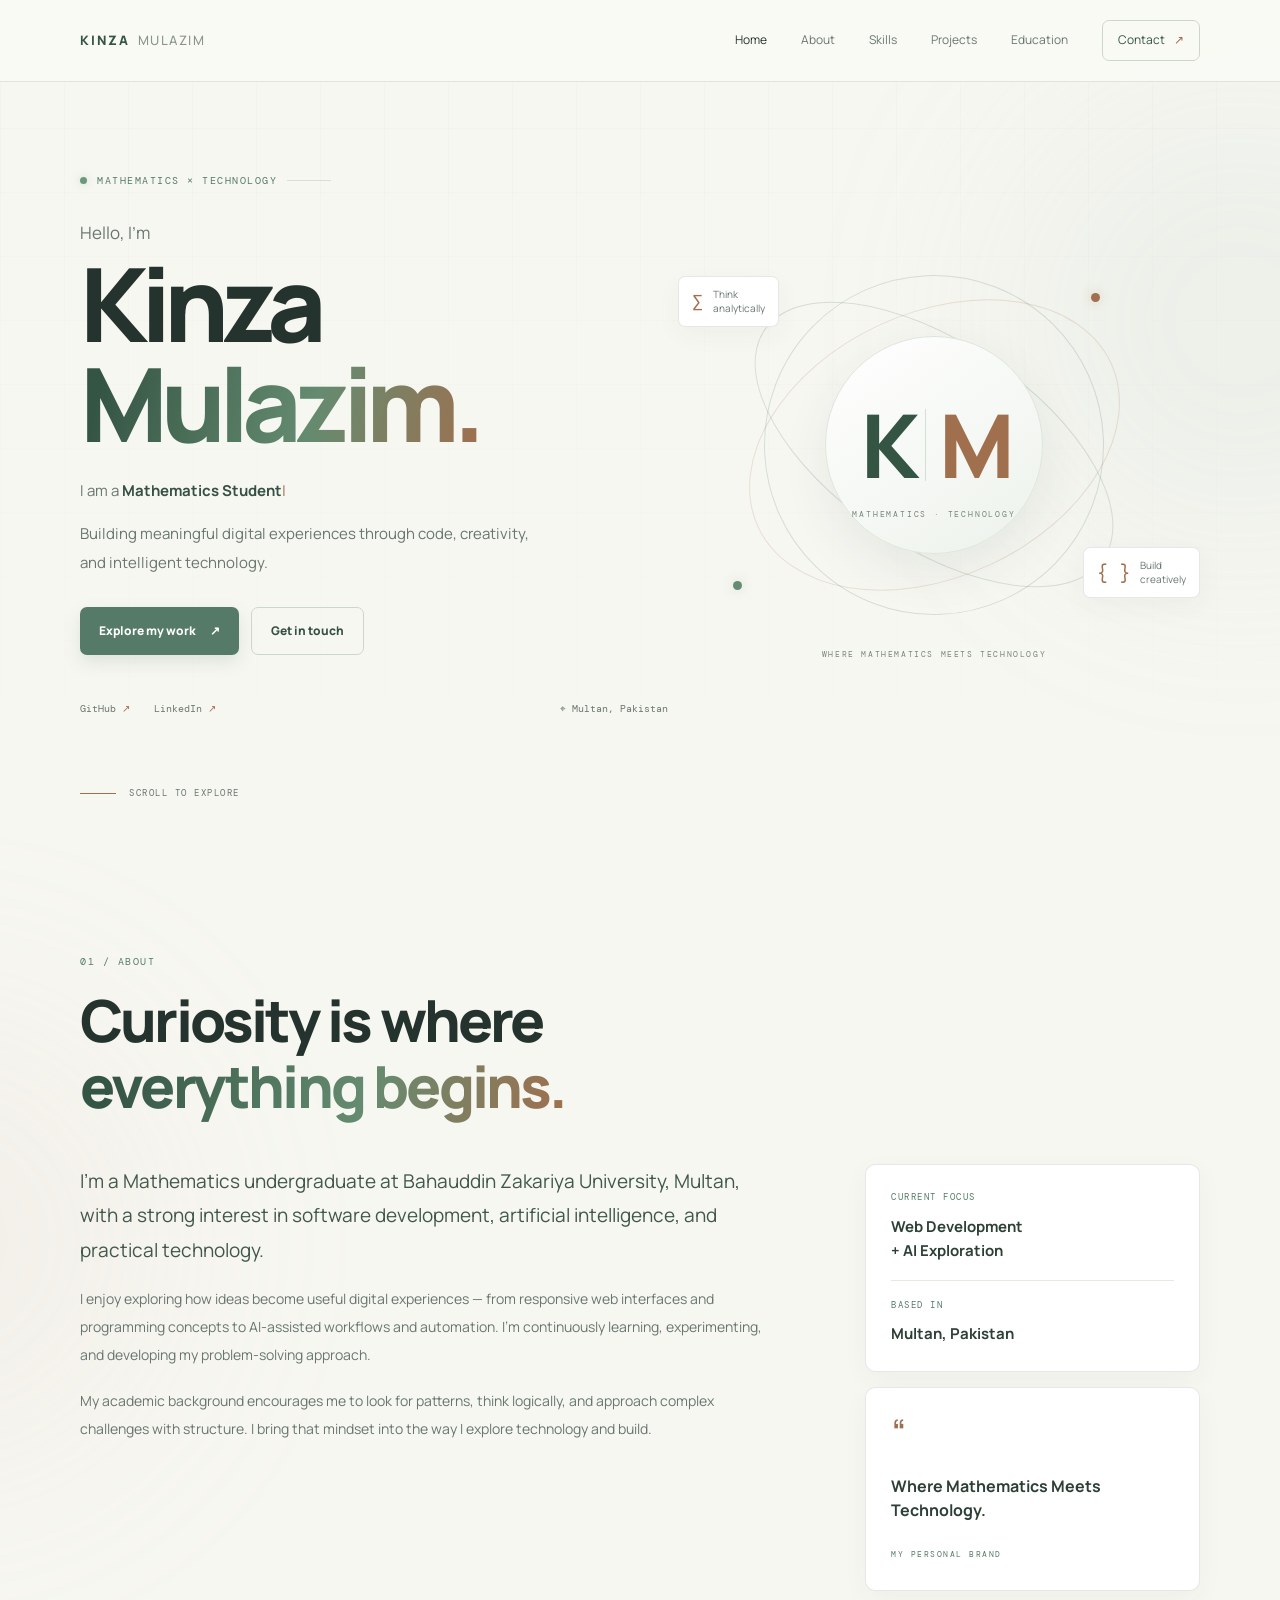
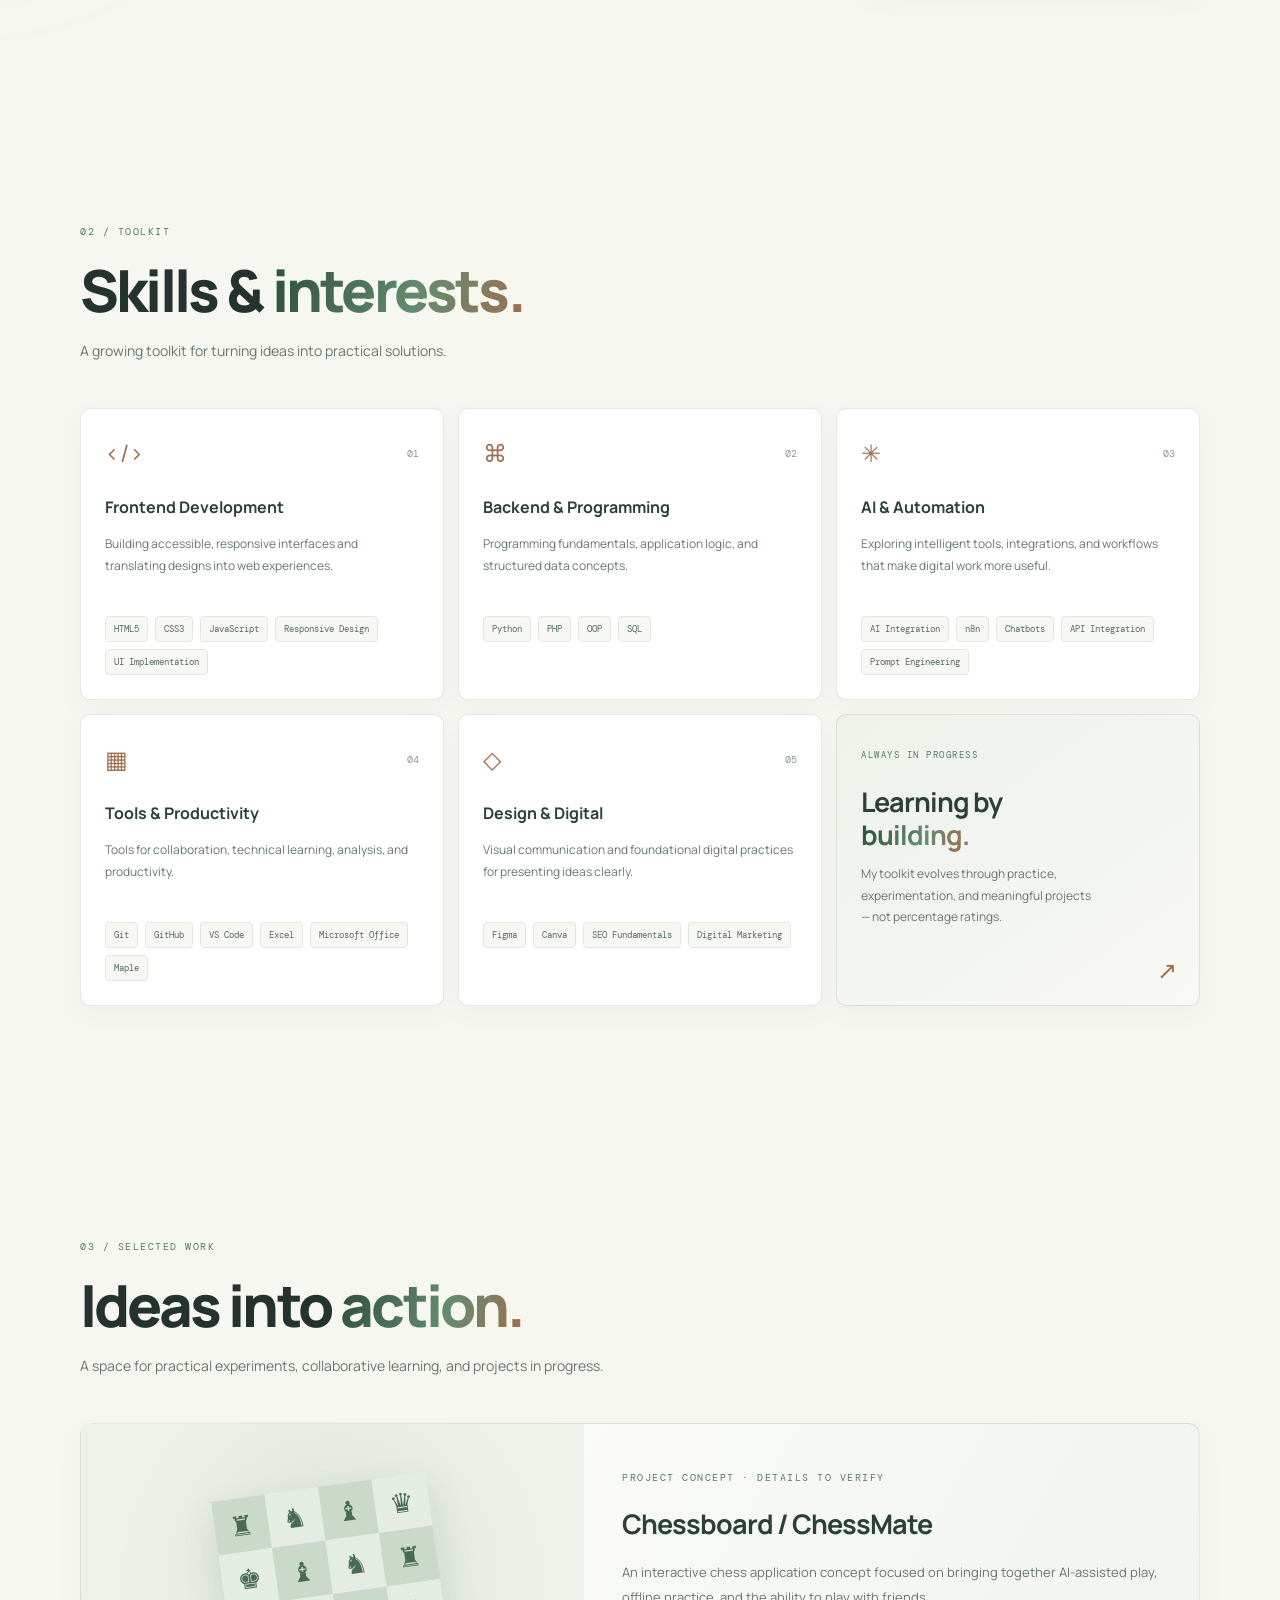
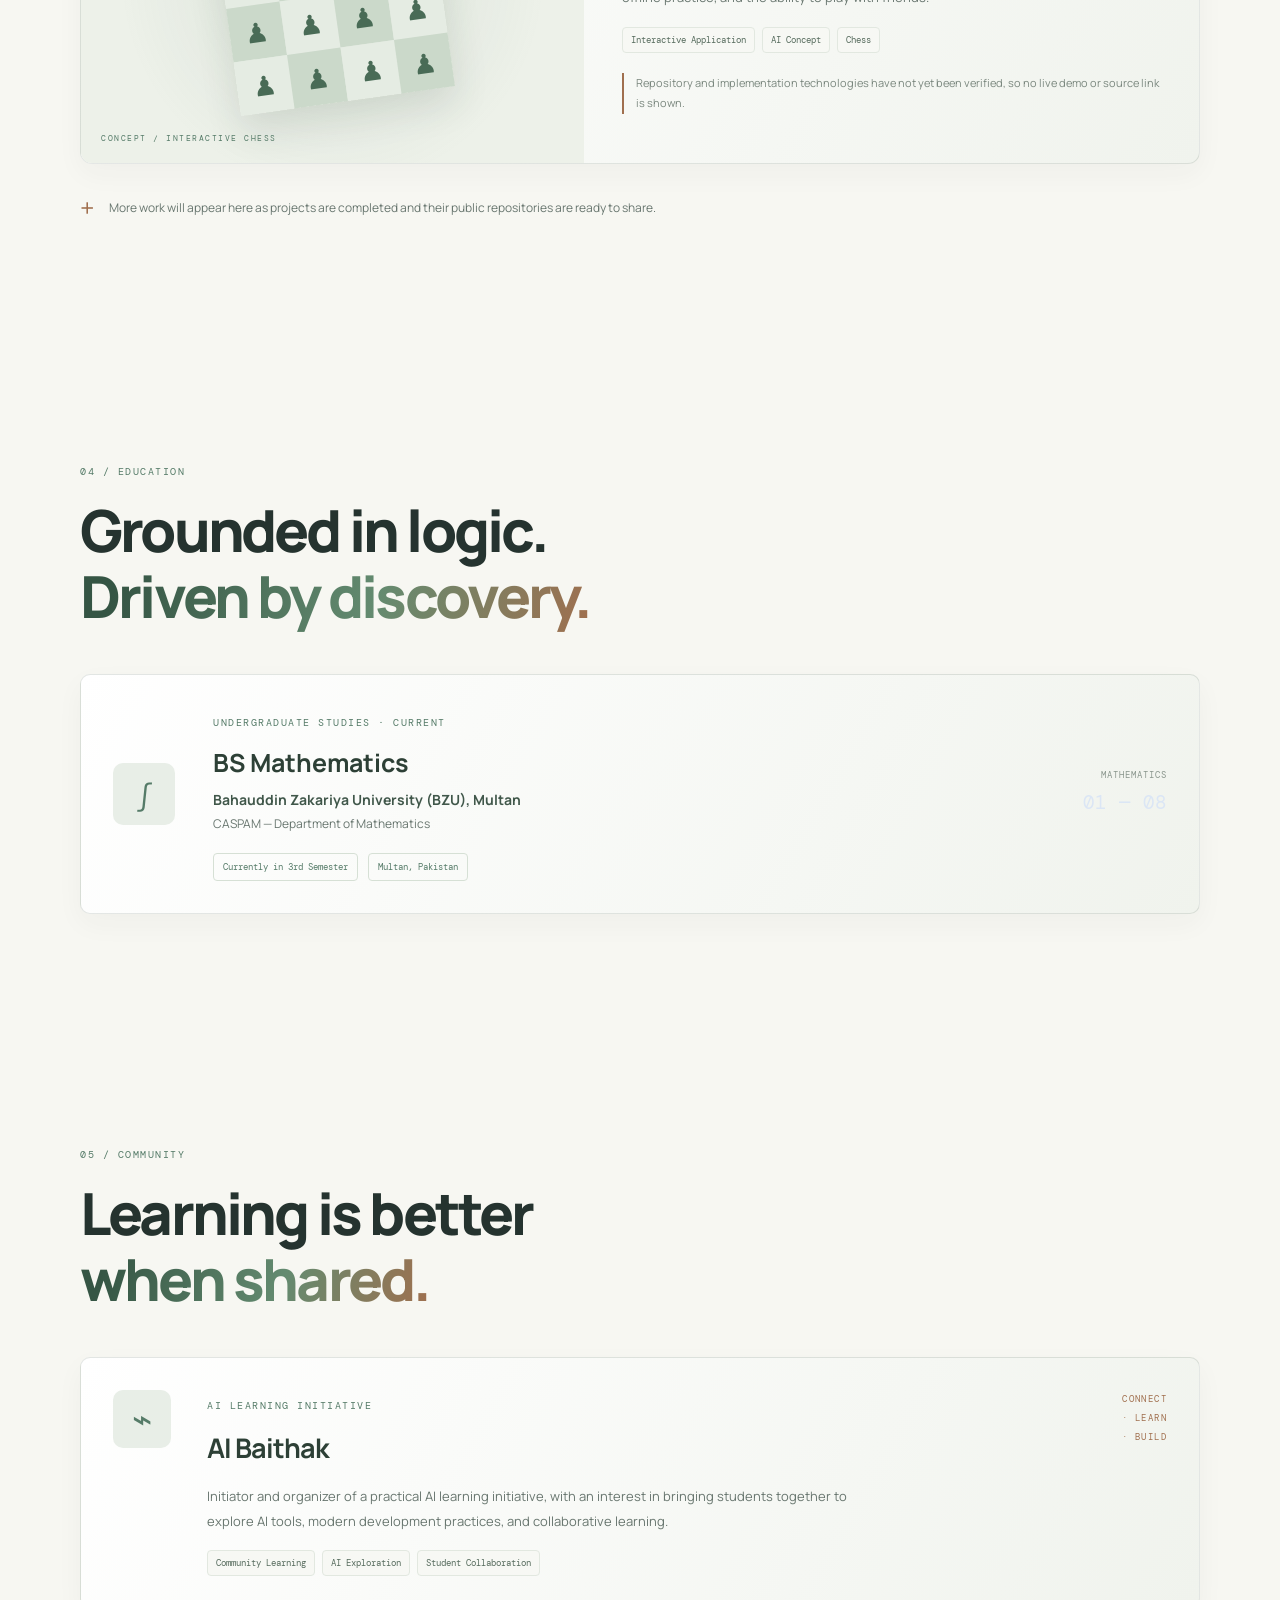
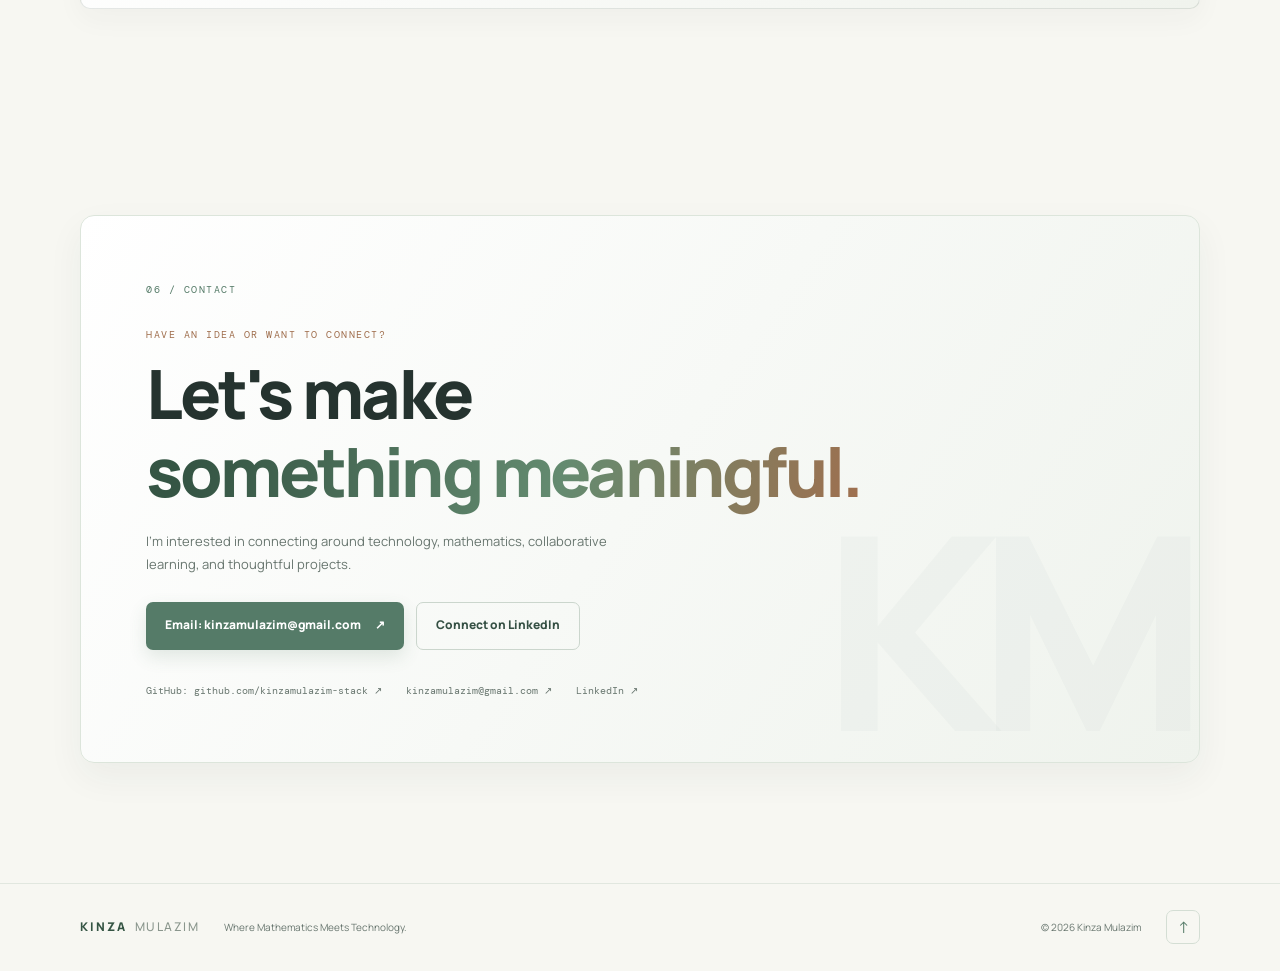
<file: index.html>
<!doctype html>
<html lang="en">
<head>
  <meta charset="UTF-8">
  <meta name="viewport" content="width=device-width, initial-scale=1">
  <meta name="theme-color" content="#f4f7fc">
  <meta name="description" content="Kinza Mulazim — Mathematics student, full-stack web developer, and AI & automation enthusiast. Where Mathematics Meets Technology.">
  <meta property="og:title" content="Kinza Mulazim | Mathematics Meets Technology">
  <meta property="og:description" content="Explore the work, interests, and learning journey of Kinza Mulazim.">
  <meta property="og:type" content="website">
  <meta property="og:url" content="https://kinzamulazim-stack.github.io/Kinza-Mulazim/">
  <link rel="icon" type="image/svg+xml" href="assets/favicon/favicon.svg">
  <link rel="preconnect" href="https://fonts.googleapis.com">
  <link rel="preconnect" href="https://fonts.gstatic.com" crossorigin>
  <link href="https://fonts.googleapis.com/css2?family=DM+Mono:wght@400;500&family=Manrope:wght@400;500;600;700;800&display=swap" rel="stylesheet">
  <link rel="stylesheet" href="style.css">
  <title>Kinza Mulazim | Where Mathematics Meets Technology</title>
</head>
<body>
  <a class="skip-link" href="#main">Skip to content</a>
  <div class="ambient ambient-one" aria-hidden="true"></div>
  <div class="ambient ambient-two" aria-hidden="true"></div>
  <header class="site-header">
    <nav class="nav container" aria-label="Main navigation">
      <a class="brand" href="#home" aria-label="Kinza Mulazim home"><span class="brand-wordmark">KINZA <span>MULAZIM</span></span></a>
      <button class="menu-toggle" type="button" aria-label="Open navigation menu" aria-expanded="false" aria-controls="nav-links"><span></span><span></span></button>
      <div class="nav-links" id="nav-links">
        <a href="#home">Home</a><a href="#about">About</a><a href="#skills">Skills</a><a href="#projects">Projects</a><a href="#education">Education</a><a href="#contact" class="nav-contact">Contact <span aria-hidden="true">↗</span></a>
      </div>
    </nav>
  </header>

  <main id="main">
    <section class="hero section container" id="home">
      <div class="hero-copy reveal">
        <div class="eyebrow"><span class="status-dot"></span> MATHEMATICS × TECHNOLOGY <span class="eyebrow-line"></span></div>
        <p class="hero-intro">Hello, I'm</p>
        <h1>Kinza<br><span class="gradient-text">Mulazim.</span></h1>
        <div class="role-line"><span class="role-prefix">I am a</span> <span class="typed-role" aria-live="polite">Mathematics Student</span><span class="cursor" aria-hidden="true">|</span></div>
        <p class="hero-description">Building meaningful digital experiences through code, creativity, and intelligent technology.</p>
        <div class="hero-actions">
          <a class="button button-primary" href="#projects">Explore my work <span aria-hidden="true">↗</span></a>
          <a class="button button-secondary" href="#contact">Get in touch</a>
        </div>
        <div class="social-links">
          <a href="https://github.com/kinzamulazim-stack" target="_blank" rel="noopener noreferrer">GitHub <span aria-hidden="true">↗</span></a>
          <a href="https://www.linkedin.com/in/kinza-mulazim-3698233b4/" target="_blank" rel="noopener noreferrer">LinkedIn <span aria-hidden="true">↗</span></a>
          <span class="location-label"><span aria-hidden="true">⌖</span> Multan, Pakistan</span>
        </div>
      </div>
      <div class="hero-art reveal" aria-label="Kinza Mulazim monogram with mathematical-inspired graphics">
        <div class="orbit orbit-a"></div><div class="orbit orbit-b"></div><div class="orbit orbit-c"></div>
        <div class="orbit-dot dot-a"></div><div class="orbit-dot dot-b"></div>
        <div class="monogram"><span>K</span><span class="monogram-divider"></span><span>M</span><small>MATHEMATICS · TECHNOLOGY</small></div>
        <div class="floating-note note-top"><span class="note-symbol">∑</span><span>Think<br>analytically</span></div>
        <div class="floating-note note-bottom"><span class="note-symbol">{ }</span><span>Build<br>creatively</span></div>
        <div class="art-caption">WHERE MATHEMATICS MEETS TECHNOLOGY</div>
      </div>
      <a class="scroll-cue" href="#about"><span class="scroll-line"></span> SCROLL TO EXPLORE</a>
    </section>

    <section class="section container" id="about">
      <div class="section-heading reveal"><span class="section-index">01 / ABOUT</span><h2>Curiosity is where<br><span class="gradient-text">everything begins.</span></h2></div>
      <div class="about-grid">
        <div class="about-main reveal">
          <p class="lead">I’m a Mathematics undergraduate at Bahauddin Zakariya University, Multan, with a strong interest in software development, artificial intelligence, and practical technology.</p>
          <p>I enjoy exploring how ideas become useful digital experiences — from responsive web interfaces and programming concepts to AI-assisted workflows and automation. I’m continuously learning, experimenting, and developing my problem-solving approach.</p>
          <p>My academic background encourages me to look for patterns, think logically, and approach complex challenges with structure. I bring that mindset into the way I explore technology and build.</p>
        </div>
        <aside class="about-aside reveal">
          <div class="info-card"><span class="info-label">CURRENT FOCUS</span><strong>Web Development<br>+ AI Exploration</strong><span class="info-rule"></span><span class="info-label">BASED IN</span><strong>Multan, Pakistan</strong></div>
          <div class="quote-card"><span class="quote-mark">“</span><p>Where Mathematics Meets Technology.</p><span class="quote-credit">MY PERSONAL BRAND</span></div>
        </aside>
      </div>
    </section>

    <section class="section container" id="skills">
      <div class="section-heading reveal"><span class="section-index">02 / TOOLKIT</span><h2>Skills & <span class="gradient-text">interests.</span></h2><p class="section-subtitle">A growing toolkit for turning ideas into practical solutions.</p></div>
      <div class="skills-grid">
        <article class="skill-card reveal"><div class="skill-card-top"><span class="skill-icon">&lt;/&gt;</span><span class="skill-number">01</span></div><h3>Frontend Development</h3><p>Building accessible, responsive interfaces and translating designs into web experiences.</p><div class="tags"><span>HTML5</span><span>CSS3</span><span>JavaScript</span><span>Responsive Design</span><span>UI Implementation</span></div></article>
        <article class="skill-card reveal"><div class="skill-card-top"><span class="skill-icon">⌘</span><span class="skill-number">02</span></div><h3>Backend & Programming</h3><p>Programming fundamentals, application logic, and structured data concepts.</p><div class="tags"><span>Python</span><span>PHP</span><span>OOP</span><span>SQL</span></div></article>
        <article class="skill-card reveal"><div class="skill-card-top"><span class="skill-icon">✳</span><span class="skill-number">03</span></div><h3>AI & Automation</h3><p>Exploring intelligent tools, integrations, and workflows that make digital work more useful.</p><div class="tags"><span>AI Integration</span><span>n8n</span><span>Chatbots</span><span>API Integration</span><span>Prompt Engineering</span></div></article>
        <article class="skill-card reveal"><div class="skill-card-top"><span class="skill-icon">▦</span><span class="skill-number">04</span></div><h3>Tools & Productivity</h3><p>Tools for collaboration, technical learning, analysis, and productivity.</p><div class="tags"><span>Git</span><span>GitHub</span><span>VS Code</span><span>Excel</span><span>Microsoft Office</span><span>Maple</span></div></article>
        <article class="skill-card reveal"><div class="skill-card-top"><span class="skill-icon">◇</span><span class="skill-number">05</span></div><h3>Design & Digital</h3><p>Visual communication and foundational digital practices for presenting ideas clearly.</p><div class="tags"><span>Figma</span><span>Canva</span><span>SEO Fundamentals</span><span>Digital Marketing</span></div></article>
        <article class="skill-card skill-note reveal"><span class="note-kicker">ALWAYS IN PROGRESS</span><h3>Learning by<br><span class="gradient-text">building.</span></h3><p>My toolkit evolves through practice, experimentation, and meaningful projects — not percentage ratings.</p><span class="note-arrow">↗</span></article>
      </div>
    </section>

    <section class="section container" id="projects">
      <div class="section-heading reveal"><span class="section-index">03 / SELECTED WORK</span><h2>Ideas into <span class="gradient-text">action.</span></h2><p class="section-subtitle">A space for practical experiments, collaborative learning, and projects in progress.</p></div>
      <div class="project-feature reveal">
        <div class="project-visual chess-visual" aria-hidden="true"><div class="chess-grid"><span>♜</span><span>♞</span><span>♝</span><span>♛</span><span>♚</span><span>♝</span><span>♞</span><span>♜</span><span>♟</span><span>♟</span><span>♟</span><span>♟</span><span>♟</span><span>♟</span><span>♟</span><span>♟</span></div><span class="visual-label">CONCEPT / INTERACTIVE CHESS</span></div>
        <div class="project-content"><span class="project-type">PROJECT CONCEPT · DETAILS TO VERIFY</span><h3>Chessboard / ChessMate</h3><p>An interactive chess application concept focused on bringing together AI-assisted play, offline practice, and the ability to play with friends.</p><div class="tags"><span>Interactive Application</span><span>AI Concept</span><span>Chess</span></div><p class="project-disclaimer">Repository and implementation technologies have not yet been verified, so no live demo or source link is shown.</p></div>
      </div>
      <div class="project-footnote"><span class="footnote-mark">+</span><p>More work will appear here as projects are completed and their public repositories are ready to share.</p></div>
    </section>

    <section class="section container" id="education">
      <div class="section-heading reveal"><span class="section-index">04 / EDUCATION</span><h2>Grounded in logic.<br><span class="gradient-text">Driven by discovery.</span></h2></div>
      <div class="education-card reveal"><div class="edu-symbol">∫</div><div class="edu-content"><span class="edu-period">UNDERGRADUATE STUDIES · CURRENT</span><h3>BS Mathematics</h3><p class="edu-institution">Bahauddin Zakariya University (BZU), Multan</p><p>CASPAM — Department of Mathematics</p><div class="edu-meta"><span>Currently in 3rd Semester</span><span>Multan, Pakistan</span></div></div><div class="edu-side">MATHEMATICS<br><span>01 — 08</span></div></div>
    </section>

    <section class="section container" id="leadership">
      <div class="section-heading reveal"><span class="section-index">05 / COMMUNITY</span><h2>Learning is better<br><span class="gradient-text">when shared.</span></h2></div>
      <div class="community-card reveal"><div class="community-icon">⌁</div><div><span class="project-type">AI LEARNING INITIATIVE</span><h3>AI Baithak</h3><p>Initiator and organizer of a practical AI learning initiative, with an interest in bringing students together to explore AI tools, modern development practices, and collaborative learning.</p><div class="tags"><span>Community Learning</span><span>AI Exploration</span><span>Student Collaboration</span></div></div><div class="community-side">CONNECT<br>· LEARN<br>· BUILD</div></div>
    </section>

    <section class="section container contact-section" id="contact">
      <div class="contact-panel reveal"><span class="section-index">06 / CONTACT</span><p class="contact-kicker">HAVE AN IDEA OR WANT TO CONNECT?</p><h2>Let's make<br><span class="gradient-text">something meaningful.</span></h2><p class="contact-copy">I'm interested in connecting around technology, mathematics, collaborative learning, and thoughtful projects.</p><div class="contact-actions"><a class="button button-primary" id="email-link" href="mailto:kinzamulazim@gmail.com">Email: kinzamulazim@gmail.com <span>↗</span></a><a class="button button-secondary" href="https://www.linkedin.com/in/kinza-mulazim-3698233b4/" target="_blank" rel="noopener noreferrer">Connect on LinkedIn</a></div><div class="contact-social"><a href="https://github.com/kinzamulazim-stack" target="_blank" rel="noopener noreferrer">GitHub: github.com/kinzamulazim-stack ↗</a><a href="mailto:kinzamulazim@gmail.com">kinzamulazim@gmail.com ↗</a><a href="https://www.linkedin.com/in/kinza-mulazim-3698233b4/" target="_blank" rel="noopener noreferrer">LinkedIn ↗</a></div></div>
    </section>
  </main>
  <footer class="footer"><div class="container footer-inner"><a class="brand" href="#home"><span class="brand-wordmark">KINZA <span>MULAZIM</span></span></a><p>Where Mathematics Meets Technology.</p><span>© <span id="year"></span> Kinza Mulazim</span><a class="back-top" href="#home" aria-label="Back to top">↑</a></div></footer>
  <script src="script.js"></script>
</body>
</html>
</file>
<file: style.css>
:root{--bg:#080d18;--panel:#101827;--panel-2:#121e30;--text:#f5f7fa;--muted:#a7b2c5;--blue:#4285ff;--cyan:#35d5f2;--line:rgba(167,178,197,.16);--font:'Manrope',sans-serif;--mono:'DM Mono',monospace}*{box-sizing:border-box}html{scroll-behavior:smooth;scroll-padding-top:92px}body{margin:0;background:var(--bg);color:var(--text);font-family:var(--font);line-height:1.7;overflow-x:hidden}body:before{content:"";position:fixed;inset:0;pointer-events:none;z-index:-1;background-image:linear-gradient(rgba(255,255,255,.018) 1px,transparent 1px),linear-gradient(90deg,rgba(255,255,255,.018) 1px,transparent 1px);background-size:58px 58px;mask-image:linear-gradient(to bottom,black,transparent 85%)}a{color:inherit;text-decoration:none}button{font:inherit}.container{width:min(1120px,calc(100% - 48px));margin-inline:auto}.section{padding-block:116px}.ambient{position:absolute;width:480px;height:480px;border-radius:50%;filter:blur(110px);opacity:.14;pointer-events:none;z-index:-1}.ambient-one{background:#1655ba;top:80px;right:-200px}.ambient-two{background:#087f9e;top:1000px;left:-300px}.skip-link{position:absolute;top:-60px;left:16px;background:white;color:#111;padding:10px 14px;z-index:100}.skip-link:focus{top:10px}:focus-visible{outline:2px solid var(--cyan);outline-offset:4px}.site-header{height:82px;position:sticky;top:0;z-index:50;background:rgba(8,13,24,.82);backdrop-filter:blur(18px);border-bottom:1px solid rgba(255,255,255,.06)}.nav{height:100%;display:flex;align-items:center;justify-content:space-between}.brand{display:flex;align-items:center;gap:11px}.brand-mark{height:36px;width:36px;display:grid;place-items:center;border:1px solid rgba(66,133,255,.6);border-radius:10px;color:white;font-size:14px;font-weight:800;letter-spacing:-2px;background:linear-gradient(145deg,rgba(66,133,255,.22),rgba(53,213,242,.08))}.brand-mark span{color:var(--cyan)}.brand-name{font-size:14px;letter-spacing:3px;font-weight:800}.brand-name span{color:var(--cyan)}.nav-links{display:flex;align-items:center;gap:34px}.nav-links>a{font-size:12px;color:var(--muted);transition:color .2s}.nav-links>a:hover,.nav-links>a.active{color:white}.nav-links .nav-contact{color:white;border:1px solid var(--line);padding:9px 15px;border-radius:7px}.nav-contact span{color:var(--cyan);margin-left:7px}.menu-toggle{display:none;background:none;border:0;padding:10px}.menu-toggle span{display:block;width:23px;height:2px;background:white;margin:5px}.hero{min-height:690px;display:grid;grid-template-columns:1.05fr .95fr;align-items:center;position:relative;padding-top:90px;padding-bottom:120px}.eyebrow,.section-index,.info-label,.note-kicker,.project-type,.edu-period,.quote-credit,.art-caption,.visual-label{font-family:var(--mono);font-size:10px;letter-spacing:1.5px;color:var(--cyan)}.eyebrow{display:flex;align-items:center;gap:10px}.status-dot{width:7px;height:7px;border-radius:50%;background:#55d69a;box-shadow:0 0 12px #55d69a}.eyebrow-line{height:1px;width:44px;background:var(--line)}.hero-intro{margin:30px 0 0;color:var(--muted);font-size:17px}.hero h1{font-size:clamp(64px,8vw,104px);line-height:.98;letter-spacing:-7px;margin:5px 0 24px;font-weight:800}.gradient-text{background:linear-gradient(105deg,#f5f7fa 5%,#7bb3ff 52%,#35d5f2 100%);-webkit-background-clip:text;background-clip:text;color:transparent}.role-line{font-size:15px;color:var(--muted);margin-bottom:17px}.typed-role{color:white;font-weight:700}.cursor{color:var(--cyan);animation:blink 1s steps(2,start) infinite}.hero-description{max-width:450px;color:var(--muted);font-size:15px;line-height:1.9}.hero-actions{display:flex;gap:12px;margin-top:30px}.button{min-height:48px;padding:0 19px;display:inline-flex;align-items:center;justify-content:center;gap:14px;border-radius:7px;font-size:12px;font-weight:800;transition:transform .2s,border-color .2s,box-shadow .2s}.button:hover{transform:translateY(-3px)}.button-primary{color:white;background:linear-gradient(110deg,#3478ed,#2360ce);box-shadow:0 8px 28px rgba(42,105,222,.2)}.button-primary:hover{box-shadow:0 12px 32px rgba(42,105,222,.34)}.button-secondary{border:1px solid var(--line);color:var(--text)}.button-secondary:hover{border-color:rgba(53,213,242,.55)}.social-links{display:flex;gap:24px;align-items:center;margin-top:45px;font-family:var(--mono);font-size:10px;color:var(--muted)}.social-links a:hover{color:var(--cyan)}.social-links a span{color:var(--cyan)}.location-label{margin-left:auto}.hero-art{height:450px;position:relative;display:grid;place-items:center}.orbit{position:absolute;border:1px solid rgba(89,155,255,.18);border-radius:50%;transform:rotate(-24deg)}.orbit-a{width:350px;height:350px}.orbit-b{width:440px;height:220px;transform:rotate(34deg)}.orbit-c{width:290px;height:430px;transform:rotate(65deg);border-color:rgba(53,213,242,.15)}.monogram{width:210px;height:210px;border-radius:50%;display:flex;align-items:center;justify-content:center;gap:5px;position:relative;background:radial-gradient(circle at 40% 30%,#1c3b69,#101c30 65%);border:1px solid rgba(106,174,255,.38);box-shadow:0 0 70px rgba(48,117,218,.2),inset 0 0 35px rgba(66,133,255,.12);font-size:75px;font-weight:800;letter-spacing:-9px}.monogram span:last-of-type{color:var(--cyan)}.monogram small{position:absolute;bottom:36px;font:8px var(--mono);letter-spacing:2px;color:var(--muted)}.orbit-dot{position:absolute;width:9px;height:9px;border-radius:50%;background:var(--cyan);box-shadow:0 0 18px var(--cyan)}.dot-a{top:73px;right:100px}.dot-b{bottom:80px;left:65px;background:var(--blue);box-shadow:0 0 18px var(--blue)}.floating-note{position:absolute;display:flex;align-items:center;gap:10px;padding:12px 15px;background:rgba(16,24,39,.84);border:1px solid var(--line);border-radius:9px;box-shadow:0 14px 40px rgba(0,0,0,.2);font-size:10px;line-height:1.45;color:var(--muted)}.note-top{top:56px;left:10px}.note-bottom{right:0;bottom:72px}.note-symbol{font:19px var(--mono);color:var(--cyan)}.art-caption{position:absolute;bottom:8px;letter-spacing:2px;font-size:8px}.scroll-cue{position:absolute;bottom:38px;left:0;display:flex;align-items:center;gap:13px;font:9px var(--mono);letter-spacing:1.5px;color:var(--muted)}.scroll-line{height:1px;width:36px;background:var(--cyan)}.section-heading{margin-bottom:45px}.section-index{display:block;margin-bottom:17px}.section-heading h2,.contact-panel h2{font-size:clamp(38px,5vw,58px);letter-spacing:-2.8px;line-height:1.14;margin:0;font-weight:800}.section-subtitle{color:var(--muted);font-size:14px;margin:16px 0 0}.about-grid{display:grid;grid-template-columns:1.35fr .65fr;gap:90px}.about-main p{font-size:14px;color:var(--muted);line-height:2;margin:0 0 18px}.about-main .lead{font-size:19px;line-height:1.8;color:#e7edf7}.about-aside{display:grid;gap:15px}.info-card,.quote-card{padding:25px;background:linear-gradient(145deg,rgba(20,33,53,.9),rgba(13,21,35,.9));border:1px solid var(--line);border-radius:10px}.info-card{display:grid;gap:9px}.info-card strong{font-size:15px;line-height:1.6}.info-label{font-size:9px}.info-rule{height:1px;background:var(--line);margin:8px 0}.quote-card{position:relative}.quote-mark{font-size:42px;line-height:1;color:var(--cyan)}.quote-card p{font-size:16px;font-weight:700;line-height:1.5}.quote-credit{font-size:8px}.skills-grid{display:grid;grid-template-columns:repeat(3,1fr);gap:14px}.skill-card{padding:24px;background:linear-gradient(145deg,rgba(17,27,44,.92),rgba(12,20,33,.92));border:1px solid var(--line);border-radius:10px;transition:transform .25s,border-color .25s}.skill-card:hover,.project-feature:hover{transform:translateY(-4px);border-color:rgba(66,133,255,.42)}.skill-card-top{display:flex;justify-content:space-between;align-items:center}.skill-icon{font-size:24px;color:var(--cyan)}.skill-number{font:10px var(--mono);color:#62728a}.skill-card h3{font-size:16px;margin:20px 0 8px}.skill-card p{font-size:12px;line-height:1.8;color:var(--muted);min-height:66px}.tags{display:flex;flex-wrap:wrap;gap:7px;margin-top:17px}.tags span{font:9px var(--mono);color:#bdc9da;border:1px solid rgba(167,178,197,.17);background:rgba(255,255,255,.025);border-radius:4px;padding:6px 8px}.skill-note{background:radial-gradient(circle at 100% 0,rgba(53,213,242,.12),transparent 55%),#101827;position:relative;overflow:hidden}.note-kicker{font-size:9px}.skill-note h3{font-size:27px;line-height:1.2;letter-spacing:-1px}.skill-note p{min-height:0;max-width:240px}.note-arrow{position:absolute;right:22px;bottom:14px;color:var(--cyan);font-size:24px}.project-feature{display:grid;grid-template-columns:.9fr 1.1fr;min-height:330px;background:linear-gradient(120deg,#111d30,#0e1726);border:1px solid var(--line);border-radius:12px;overflow:hidden;transition:transform .25s,border-color .25s}.project-visual{position:relative;min-height:300px;background:radial-gradient(circle at 50% 45%,rgba(49,119,215,.24),transparent 65%),#0c1524;display:grid;place-items:center;overflow:hidden}.chess-grid{display:grid;grid-template-columns:repeat(4,54px);transform:rotate(-8deg);box-shadow:0 20px 55px rgba(0,0,0,.35)}.chess-grid span{height:54px;display:grid;place-items:center;font-size:27px;color:#a9c8ff;background:#172a45}.chess-grid span:nth-child(8n+1),.chess-grid span:nth-child(8n+3),.chess-grid span:nth-child(8n+6),.chess-grid span:nth-child(8n+8){background:#28466c}.visual-label{position:absolute;bottom:18px;left:20px;font-size:8px}.project-content{padding:38px}.project-content h3,.community-card h3{font-size:27px;letter-spacing:-1px;margin:12px 0}.project-content>p,.community-card p{font-size:13px;line-height:1.9;color:var(--muted)}.project-disclaimer{font-size:11px!important;color:#8090a6!important;border-left:2px solid var(--cyan);padding-left:12px;margin-top:20px}.project-footnote{display:flex;align-items:center;gap:15px;margin-top:22px;color:var(--muted);font-size:12px}.footnote-mark{color:var(--cyan);font-size:25px}.education-card{display:grid;grid-template-columns:75px 1fr auto;align-items:center;gap:25px;padding:32px;background:linear-gradient(120deg,#121f33,#0e1726);border:1px solid var(--line);border-radius:10px}.edu-symbol{width:62px;height:62px;display:grid;place-items:center;border-radius:10px;background:rgba(66,133,255,.12);color:var(--cyan);font-size:32px}.edu-content h3{font-size:25px;margin:8px 0 3px}.edu-content p{font-size:12px;color:var(--muted);margin:3px 0}.edu-content .edu-institution{font-size:14px;color:#e5ebf5;font-weight:700}.edu-meta{display:flex;gap:10px;flex-wrap:wrap;margin-top:18px}.edu-meta span{font:9px var(--mono);padding:7px 9px;border:1px solid var(--line);border-radius:4px;color:var(--cyan)}.edu-side{text-align:right;font:9px var(--mono);letter-spacing:1px;line-height:2;color:var(--muted)}.edu-side span{font-size:19px;color:#dbe6f5}.community-card{display:grid;grid-template-columns:70px 1fr auto;gap:24px;align-items:start;padding:32px;border:1px solid var(--line);border-radius:10px;background:linear-gradient(120deg,rgba(18,31,51,.95),rgba(13,21,35,.95))}.community-icon{width:58px;height:58px;display:grid;place-items:center;background:rgba(53,213,242,.1);color:var(--cyan);border-radius:10px;font-size:34px}.community-card h3{margin:8px 0}.community-card p{max-width:680px}.community-side{font:9px var(--mono);line-height:2.1;letter-spacing:1.4px;color:var(--cyan);text-align:right}.contact-section{padding-top:90px;padding-bottom:120px}.contact-panel{position:relative;overflow:hidden;padding:65px;border:1px solid rgba(66,133,255,.25);border-radius:14px;background:radial-gradient(ellipse at 90% 10%,rgba(36,105,210,.2),transparent 45%),linear-gradient(125deg,#111d30,#0c1422)}.contact-panel:after{content:"KM";position:absolute;right:15px;bottom:-95px;font-size:270px;font-weight:800;letter-spacing:-25px;color:rgba(255,255,255,.018);pointer-events:none}.contact-kicker{font:10px var(--mono);letter-spacing:1.5px;color:var(--cyan);margin:30px 0 14px}.contact-panel h2{font-size:clamp(42px,6vw,68px)}.contact-copy{max-width:500px;color:var(--muted);font-size:13px;margin:20px 0 27px}.contact-actions{display:flex;gap:12px;flex-wrap:wrap}.contact-social{display:flex;gap:24px;margin-top:34px;font:10px var(--mono);color:var(--muted)}.contact-social a:hover{color:var(--cyan)}.footer{border-top:1px solid var(--line);padding:25px 0}.footer-inner{display:flex;align-items:center;gap:25px}.footer p,.footer-inner>span{font-size:10px;color:var(--muted)}.footer-inner>span{margin-left:auto}.back-top{height:34px;width:34px;border:1px solid var(--line);border-radius:7px;display:grid;place-items:center;color:var(--cyan)}.reveal{opacity:0;transform:translateY(18px);transition:opacity .65s ease,transform .65s ease}.reveal.visible{opacity:1;transform:translateY(0)}@keyframes blink{to{visibility:hidden}}@media(max-width:900px){.nav-links{gap:19px}.hero{grid-template-columns:1fr .8fr}.hero h1{font-size:76px}.hero-art{transform:scale(.86)}.skills-grid{grid-template-columns:repeat(2,1fr)}.about-grid{gap:40px}}@media(max-width:700px){.container{width:min(100% - 36px,540px)}.section{padding-block:78px}.site-header{height:70px}.menu-toggle{display:block;z-index:3}.nav-links{display:none;position:absolute;top:69px;left:0;right:0;padding:18px 24px 24px;background:rgba(8,13,24,.98);border-bottom:1px solid var(--line);flex-direction:column;align-items:stretch;gap:0}.nav-links.open{display:flex}.nav-links>a{padding:13px 0;border-bottom:1px solid rgba(255,255,255,.05)}.nav-links .nav-contact{border:0;padding:13px 0}.menu-toggle[aria-expanded=true] span:first-child{transform:translateY(3.5px) rotate(45deg)}.menu-toggle[aria-expanded=true] span:last-child{transform:translateY(-3.5px) rotate(-45deg)}.menu-toggle span{transition:transform .2s}.hero{display:flex;flex-direction:column;align-items:flex-start;min-height:auto;padding-top:80px;padding-bottom:95px}.hero h1{font-size:clamp(64px,16vw,88px);letter-spacing:-5px}.hero-art{width:100%;height:340px;transform:scale(.82);transform-origin:center;margin:-5px 0 -10px}.orbit-a{width:280px;height:280px}.orbit-b{width:340px;height:170px}.orbit-c{height:340px;width:230px}.monogram{width:170px;height:170px;font-size:62px}.monogram small{bottom:27px}.note-top{left:0;top:25px}.note-bottom{right:-5px;bottom:30px}.social-links{width:100%;gap:17px;flex-wrap:wrap}.location-label{margin-left:0}.scroll-cue{bottom:26px}.section-heading h2{font-size:42px}.about-grid{grid-template-columns:1fr;gap:28px}.skills-grid{grid-template-columns:1fr}.skill-card p{min-height:0}.project-feature{grid-template-columns:1fr}.project-visual{min-height:240px}.project-content{padding:26px}.education-card{grid-template-columns:55px 1fr;gap:17px;padding:22px}.edu-symbol{width:50px;height:50px}.edu-side{display:none}.community-card{grid-template-columns:50px 1fr;gap:16px;padding:22px}.community-icon{width:48px;height:48px}.community-side{grid-column:2;text-align:left}.contact-panel{padding:32px 23px}.contact-panel h2{font-size:43px}.contact-panel:after{font-size:160px;bottom:-50px}.contact-actions{align-items:stretch;flex-direction:column}.footer-inner{flex-wrap:wrap;gap:13px}.footer p{width:100%;order:3;margin:0}.footer-inner>span{margin-left:auto}}@media(prefers-reduced-motion:reduce){html{scroll-behavior:auto}*,*::before,*::after{animation-duration:.01ms!important;animation-iteration-count:1!important;transition-duration:.01ms!important}.reveal{opacity:1;transform:none}}

/* Soft, eye-friendly light theme */
:root{--bg:#f4f7fc;--panel:#ffffff;--panel-2:#edf3fb;--text:#1b2940;--muted:#64748b;--blue:#4b83d8;--cyan:#258ca8;--line:rgba(57,83,119,.16)}
body{background:var(--bg);color:var(--text)}
body:before{background-image:linear-gradient(rgba(56,88,130,.035) 1px,transparent 1px),linear-gradient(90deg,rgba(56,88,130,.035) 1px,transparent 1px)}
.ambient{opacity:.09}
.site-header{background:rgba(248,250,254,.9);border-bottom-color:rgba(57,83,119,.12)}
.brand-mark{color:#24436d;background:linear-gradient(145deg,rgba(75,131,216,.16),rgba(37,140,168,.08));border-color:rgba(75,131,216,.35)}
.brand-name{color:#20334f}
.nav-links>a{color:#64748b}
.nav-links>a:hover,.nav-links>a.active{color:#1b2940}
.nav-links .nav-contact{color:#20334f}
.hero-intro,.role-line,.hero-description,.social-links,.scroll-cue{color:#64748b}
.typed-role{color:#263b5a}
.gradient-text{background:linear-gradient(105deg,#24436d 5%,#4b83d8 58%,#258ca8 100%);-webkit-background-clip:text;background-clip:text;color:transparent}
.button-primary{background:linear-gradient(110deg,#4b83d8,#3672c6);box-shadow:0 7px 22px rgba(65,120,200,.16)}
.button-secondary{color:#29415f;border-color:rgba(57,83,119,.22)}
.orbit{border-color:rgba(75,131,216,.2)}
.orbit-c{border-color:rgba(37,140,168,.18)}
.monogram{background:radial-gradient(circle at 40% 30%,#e6effb,#d7e4f5 65%);border-color:rgba(75,131,216,.3);color:#24436d;box-shadow:0 0 55px rgba(75,131,216,.13),inset 0 0 30px rgba(75,131,216,.08)}
.floating-note,.info-card,.quote-card,.skill-card{background:linear-gradient(145deg,#fff,#f0f5fc);border-color:rgba(57,83,119,.14);box-shadow:0 8px 24px rgba(38,62,96,.045)}
.floating-note{color:#64748b}
.info-card strong,.quote-card p,.skill-card h3,.project-content h3,.community-card h3,.edu-content h3{color:#243752}
.about-main p,.skill-card p,.project-content>p,.community-card p,.contact-copy{color:#64748b}
.about-main .lead{color:#344967}
.tags span{color:#536781;background:#f4f7fc;border-color:rgba(57,83,119,.14)}
.skill-number,.edu-side{color:#7b8ba2}
.skill-note{background:radial-gradient(circle at 100% 0,rgba(37,140,168,.1),transparent 55%),#edf3fb}
.project-feature,.education-card,.community-card{background:linear-gradient(120deg,#fff,#edf3fb);border-color:rgba(57,83,119,.15);box-shadow:0 10px 30px rgba(38,62,96,.045)}
.project-visual{background:radial-gradient(circle at 50% 45%,rgba(75,131,216,.15),transparent 65%),#e8eff9}
.chess-grid span{color:#315783;background:#dce8f7}
.chess-grid span:nth-child(8n+1),.chess-grid span:nth-child(8n+3),.chess-grid span:nth-child(8n+6),.chess-grid span:nth-child(8n+8){background:#c6d9f1}
.project-disclaimer{color:#64748b!important}
.edu-content .edu-institution{color:#344967}
.edu-meta span{color:#287f99}
.contact-panel{background:radial-gradient(ellipse at 90% 10%,rgba(75,131,216,.12),transparent 45%),linear-gradient(125deg,#fff,#edf3fb);border-color:rgba(75,131,216,.22);box-shadow:0 12px 36px rgba(38,62,96,.05)}
.contact-panel:after{color:rgba(48,83,130,.035)}
.contact-social{color:#64748b}
.footer{border-top-color:rgba(57,83,119,.15)}
.footer p,.footer-inner>span{color:#64748b}
.back-top{border-color:rgba(57,83,119,.2)}
@media(max-width:700px){.nav-links{background:rgba(248,250,254,.98);border-bottom-color:rgba(57,83,119,.14)}.nav-links>a{border-bottom-color:rgba(57,83,119,.08)}.menu-toggle span{background:#29415f}}


/* Refined warm-light portfolio palette */
:root{
  --bg:#f7f7f2;
  --panel:#ffffff;
  --panel-2:#eef1e9;
  --text:#25332f;
  --muted:#68766f;
  --blue:#557b68;
  --cyan:#a06f4e;
  --line:rgba(49,70,59,.14);
}
body{background:#f7f7f2;color:#25332f}
body:before{background-image:linear-gradient(rgba(49,70,59,.025) 1px,transparent 1px),linear-gradient(90deg,rgba(49,70,59,.025) 1px,transparent 1px);background-size:64px 64px}
.ambient-one{background:#a9c3ad;opacity:.12}
.ambient-two{background:#d9bda5;opacity:.10}
.site-header{background:rgba(250,250,246,.92);border-bottom:1px solid rgba(49,70,59,.12)}
.brand-mark{background:#e8eee7;border:1px solid #c8d6ca;color:#355544}
.brand-mark span,.brand-name span{color:#a06f4e}
.brand-name{color:#253b32}
.nav-links>a{color:#68766f}
.nav-links>a:hover,.nav-links>a.active{color:#25332f}
.nav-links .nav-contact{color:#355544;border-color:#cbd6cd}
.nav-contact span{color:#a06f4e}
.menu-toggle span{background:#355544}
.eyebrow,.section-index,.info-label,.note-kicker,.project-type,.edu-period,.quote-credit,.art-caption,.visual-label{color:#557b68}
.status-dot{background:#6c987a;box-shadow:0 0 9px rgba(108,152,122,.35)}
.hero-intro,.role-line,.hero-description,.social-links,.scroll-cue{color:#68766f}
.typed-role{color:#355044}
.gradient-text{background:linear-gradient(105deg,#355544 8%,#648b70 58%,#a06f4e 100%);-webkit-background-clip:text;background-clip:text;color:transparent}
.cursor,.social-links a span{color:#a06f4e}
.button-primary{background:#557b68;box-shadow:0 7px 18px rgba(67,103,79,.14)}
.button-primary:hover{background:#456a58;box-shadow:0 10px 24px rgba(67,103,79,.2)}
.button-secondary{color:#355044;border-color:#cbd6cd}
.button-secondary:hover{border-color:#8aa894}
.orbit{border-color:rgba(85,123,104,.2)}
.orbit-c{border-color:rgba(160,111,78,.18)}
.monogram{background:radial-gradient(circle at 38% 30%,#fff,#e8eee7 72%);border:1px solid #cbd8cd;color:#355544;box-shadow:0 12px 45px rgba(65,94,72,.1),inset 0 0 25px rgba(85,123,104,.06)}
.monogram span:last-of-type{color:#a06f4e}
.monogram small{color:#75847a}
.orbit-dot{background:#a06f4e;box-shadow:0 0 12px rgba(160,111,78,.3)}
.dot-b{background:#668b72;box-shadow:0 0 12px rgba(102,139,114,.3)}
.floating-note,.info-card,.quote-card,.skill-card{background:#fff;border:1px solid rgba(49,70,59,.12);box-shadow:0 8px 26px rgba(44,61,49,.045)}
.floating-note{color:#68766f}
.note-symbol,.quote-mark,.skill-icon,.note-arrow,.footnote-mark{color:#a06f4e}
.info-card strong,.quote-card p,.skill-card h3,.project-content h3,.community-card h3,.edu-content h3{color:#2d4036}
.about-main p,.skill-card p,.project-content>p,.community-card p,.contact-copy{color:#68766f}
.about-main .lead{color:#40574a}
.info-rule{background:#e4e9e2}
.tags span{color:#566b5d;background:#f7f8f4;border:1px solid #e2e8e0}
.skill-number,.edu-side{color:#8a968d}
.skill-note{background:linear-gradient(145deg,#edf2eb,#f8f8f4)}
.skill-card:hover,.project-feature:hover{border-color:#a8bdab}
.project-feature,.education-card,.community-card{background:linear-gradient(120deg,#fff,#f0f3ed);border:1px solid rgba(49,70,59,.13);box-shadow:0 10px 28px rgba(44,61,49,.04)}
.project-visual{background:radial-gradient(circle at 50% 45%,rgba(85,123,104,.13),transparent 68%),#edf1e9}
.chess-grid{box-shadow:0 16px 36px rgba(43,62,49,.12)}
.chess-grid span{color:#496b56;background:#e5ece3}
.chess-grid span:nth-child(8n+1),.chess-grid span:nth-child(8n+3),.chess-grid span:nth-child(8n+6),.chess-grid span:nth-child(8n+8){background:#cbd9ca}
.project-disclaimer{color:#7a877e!important;border-left-color:#a06f4e}
.edu-symbol,.community-icon{background:#e8eee7;color:#557b68}
.edu-content .edu-institution{color:#40574a}
.edu-meta span{color:#557b68;border-color:#d6e0d5}
.community-side{color:#a06f4e}
.contact-panel{background:linear-gradient(125deg,#fff,#eff3ed);border:1px solid #dce5db;box-shadow:0 14px 36px rgba(44,61,49,.055)}
.contact-panel:after{color:rgba(85,123,104,.035)}
.contact-kicker{color:#a06f4e}
.contact-social{color:#68766f}
.contact-social a:hover{color:#557b68}
.footer{border-top:1px solid #e1e7df}
.footer p,.footer-inner>span{color:#68766f}
.back-top{border-color:#d4ded4;color:#557b68}
:focus-visible{outline-color:#a06f4e}
@media(max-width:700px){
  .nav-links{background:rgba(250,250,246,.99);border-bottom:1px solid #e1e7df}
  .nav-links>a{border-bottom-color:#edf0ea}
  .nav-links .nav-contact{color:#355044}
}


/* Unified, minimal KM identity across header, hero and footer */
.brand-wordmark{display:inline-flex;align-items:center;gap:7px;font-size:13px;font-weight:800;letter-spacing:2.1px;color:#355544;white-space:nowrap}
.brand-wordmark span{font-weight:500;color:#8a968d;letter-spacing:1.5px}
.brand{gap:0}
.monogram{width:218px;height:218px;border-radius:50%;display:flex;align-items:center;justify-content:center;gap:13px;position:relative;background:linear-gradient(145deg,#ffffff,#edf2eb);border:1px solid #dce5db;box-shadow:0 18px 48px rgba(44,61,49,.08);font-size:88px;font-weight:800;letter-spacing:-8px;color:#355544}
.monogram span:last-of-type{color:#a06f4e}
.monogram .monogram-divider{width:1px;height:72px;background:#d5dfd4;display:block;letter-spacing:0}
.monogram small{position:absolute;bottom:34px;font:8px var(--mono);letter-spacing:1.8px;color:#78877c}
.orbit-a{width:340px;height:340px}
.orbit-b{width:410px;height:205px}
.orbit-c{width:265px;height:390px}
.floating-note{border-radius:7px;padding:10px 13px}
.art-caption{font-size:8px;letter-spacing:1.6px;color:#78877c}
.footer .brand-wordmark{font-size:12px}
@media(max-width:700px){
 .brand-wordmark{font-size:12px;letter-spacing:1.7px}
 .monogram{width:180px;height:180px;border-radius:50%;font-size:72px}
 .monogram .monogram-divider{height:58px}
 .monogram small{bottom:27px;font-size:7px}
}
</file>
